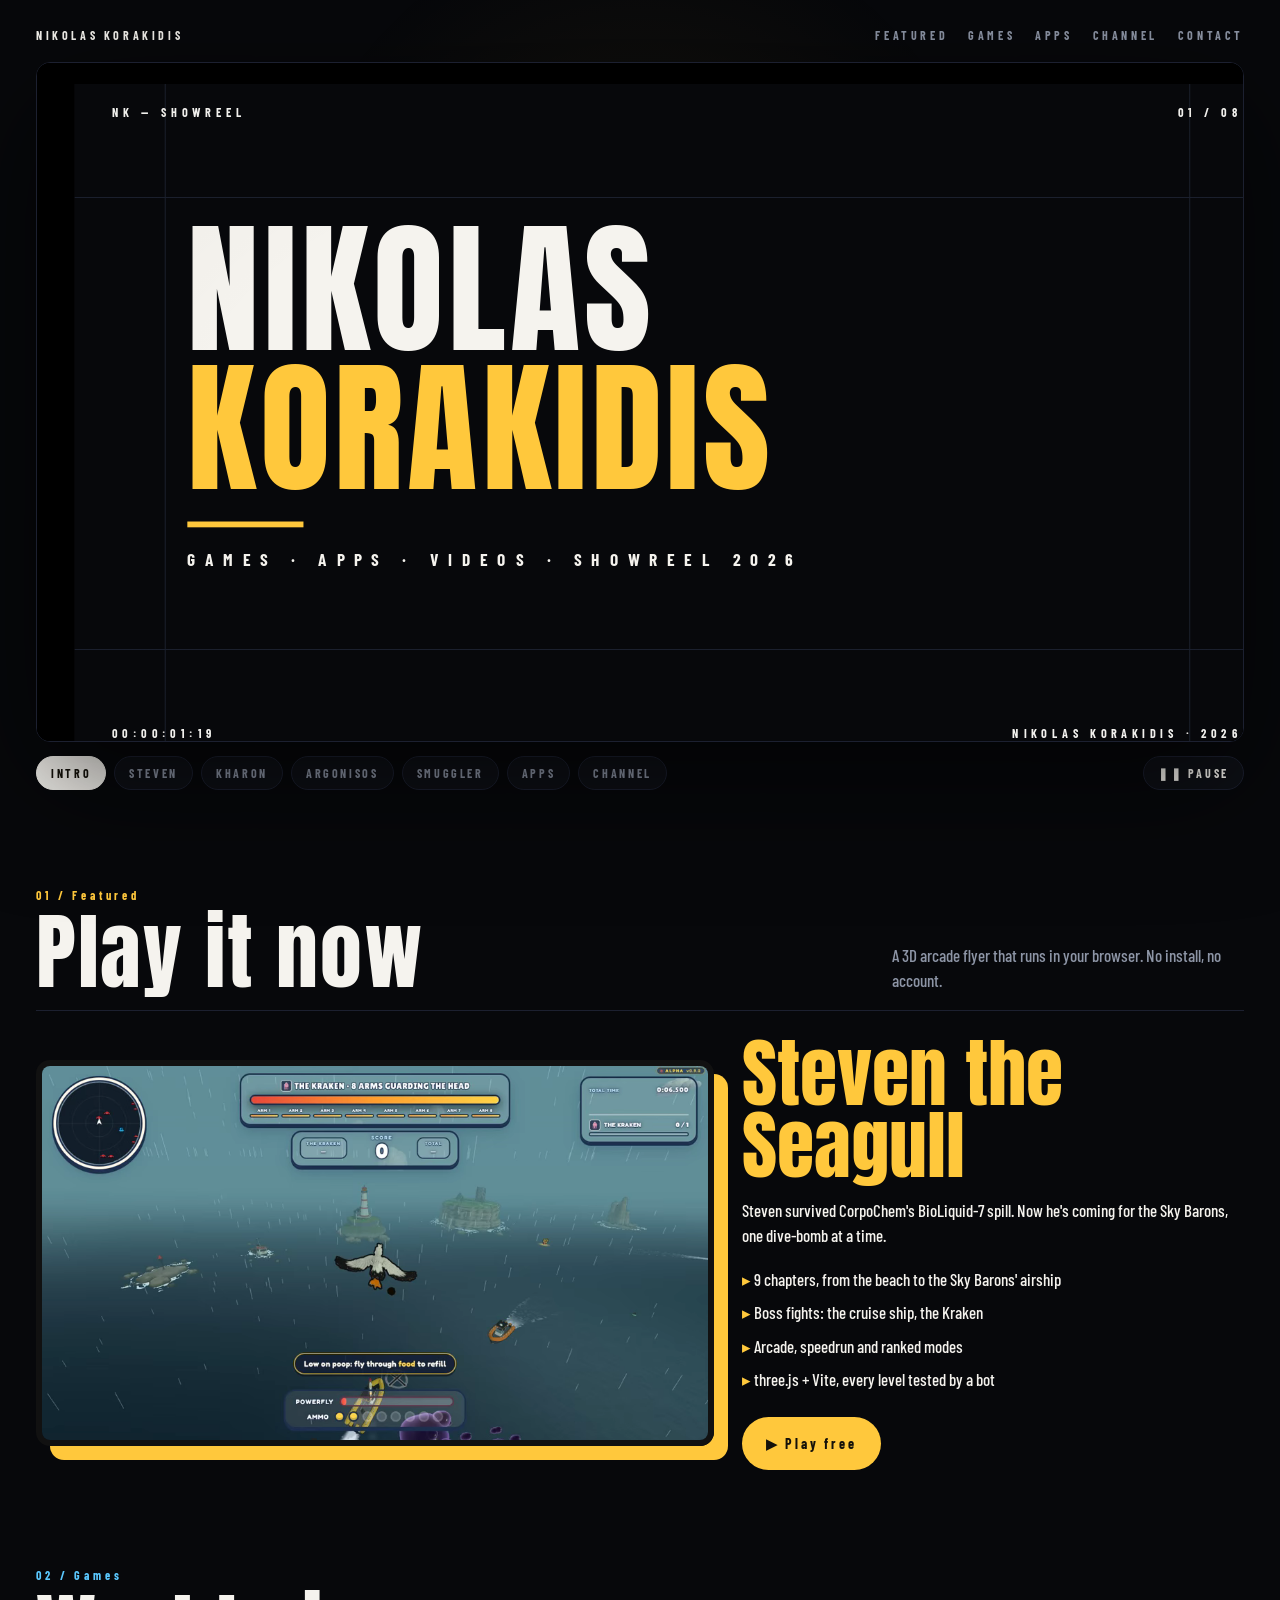
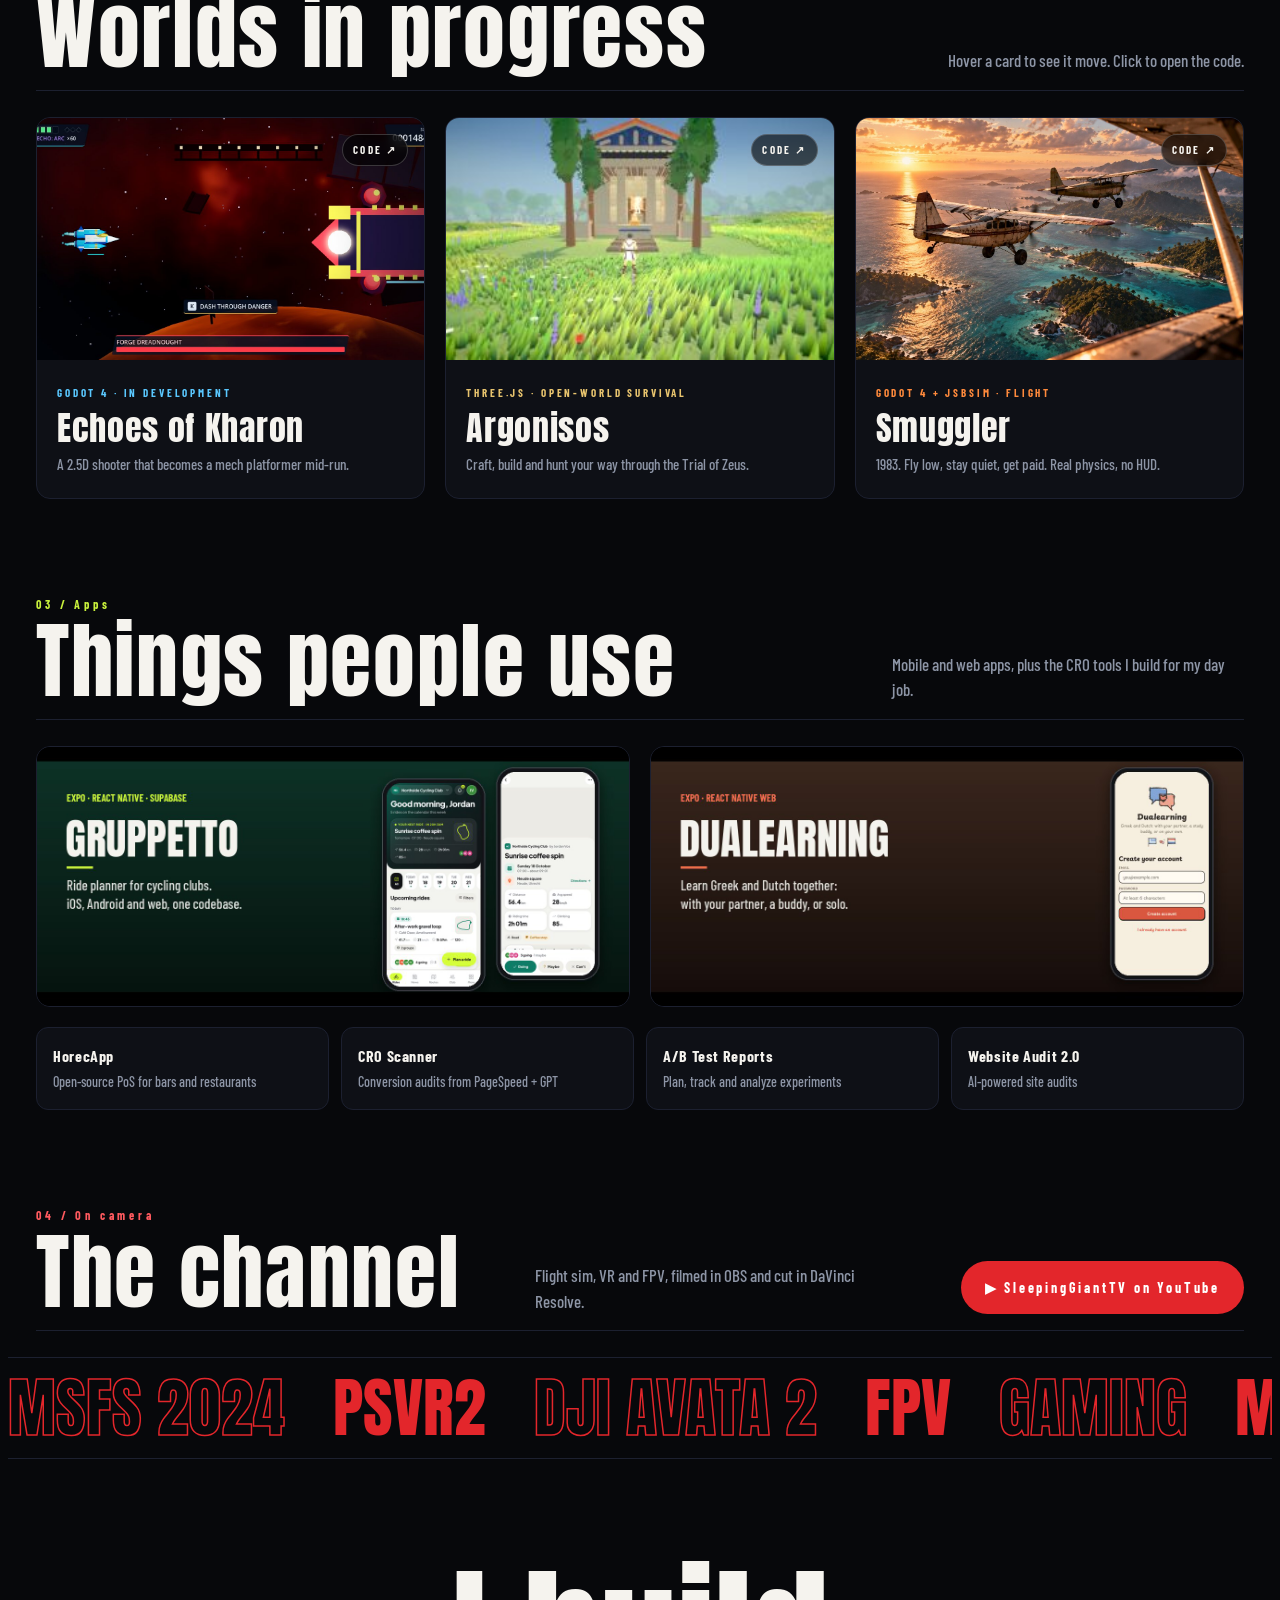
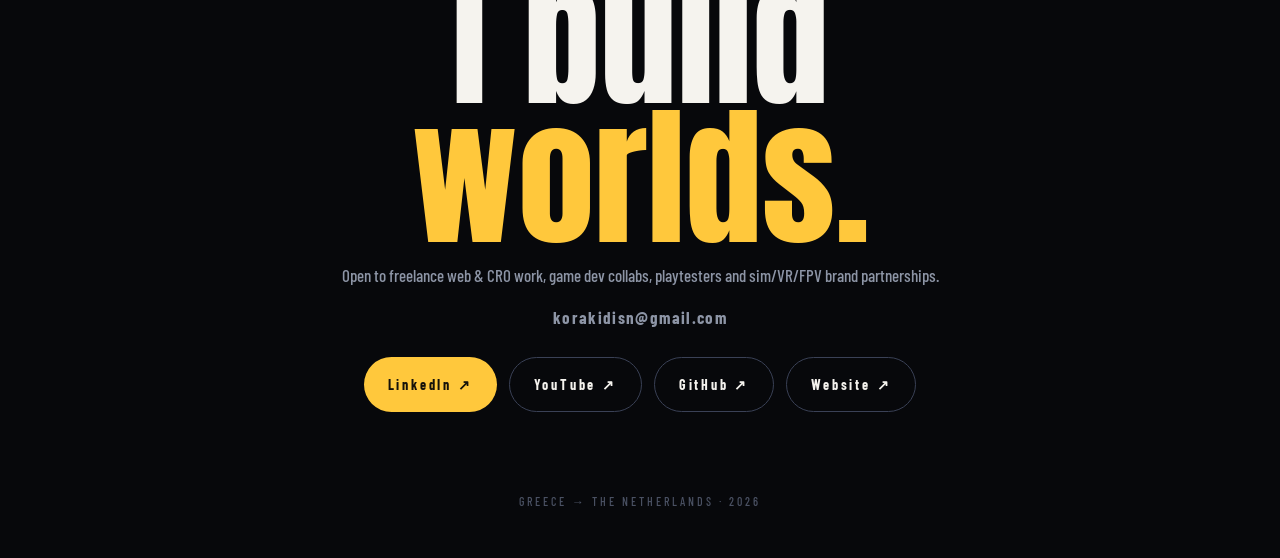
<file: docs/index.html>
<!doctype html>
<html lang="en">
<meta name="viewport" content="width=device-width,initial-scale=1,viewport-fit=cover">
<meta charset="utf-8">
<title>Nikolas Korakidis</title>
<meta name="claude:viewport-fit-sides" content="cover">
<meta name="description" content="Games, apps and videos by Nikolas Korakidis: Steven the Seagull, Echoes of Kharon, Argonisos, Smuggler, Gruppetto.">
<style>
/* Layout: full-bleed showreel player, then a tilt-card grid of games, apps strip, channel, contact. One deliberate dark look. */
@font-face { font-family: Anton; src: url(media/anton.ttf); }
@font-face { font-family: Barlow; font-weight: 700; src: url(media/barlow700.ttf); }
@font-face { font-family: Barlow; font-weight: 500; src: url(media/barlow500.ttf); }
:root {
  --bg: #07080b; --panel: #0e1016; --line: #1c2030; --fg: #f5f3ee; --muted: #8d95a6; --gold: #ffc83c;
  --display: Anton, Impact, "Arial Narrow", sans-serif; --body: Barlow, "Helvetica Neue", Arial, sans-serif;
  color-scheme: dark;
}
* { box-sizing: border-box; }
html { background: var(--bg); }
body { background: var(--bg); color: var(--fg); font-family: var(--body); font-weight: 500; font-size: 17px; line-height: 1.5; overflow-x: hidden; }
a { color: inherit; }
.wrap { max-width: 1240px; margin: 0 auto; padding-left: max(16px, env(safe-area-inset-left, 0px)); padding-right: max(16px, env(safe-area-inset-right, 0px)); }
#spot { position: fixed; inset: 0; pointer-events: none; z-index: 0; background: radial-gradient(600px circle at var(--mx, 50%) var(--my, 30%), rgba(255, 200, 60, .07), transparent 60%); }
main { position: relative; z-index: 1; }

/* top bar */
.top { display: flex; justify-content: space-between; align-items: center; gap: 16px; padding-block: 18px; font-weight: 700; letter-spacing: .3em; font-size: 12px; text-transform: uppercase; }
.top nav { display: flex; gap: 20px; flex-wrap: wrap; }
.top nav a { text-decoration: none; color: var(--muted); }
.top nav a:hover, .top nav a:focus-visible { color: var(--fg); }

/* player */
.player { position: relative; aspect-ratio: 16 / 9; max-width: 100%; border-radius: 14px; overflow: hidden; background: #000; border: 1px solid var(--line); box-shadow: 0 40px 120px rgba(0, 0, 0, .6); }
.player iframe { position: absolute; inset: 0; width: 100%; height: 100%; border: 0; }
.chapters { display: flex; flex-wrap: wrap; gap: 8px; margin-top: 14px; align-items: center; }
.chapters button { font: 700 12px/1 var(--body); letter-spacing: .22em; text-transform: uppercase; color: var(--muted); background: var(--panel); border: 1px solid var(--line); border-radius: 30px; padding: 10px 14px; cursor: pointer; transition: color .2s, border-color .2s, background .2s; }
.chapters button:hover, .chapters button:focus-visible { color: var(--fg); border-color: #3a4156; outline: none; }
.chapters button[aria-current="true"] { color: #14110a; background: var(--c, var(--gold)); border-color: var(--c, var(--gold)); }
.chapters .pp { margin-left: auto; color: var(--fg); }

/* section heads */
.head { display: flex; align-items: end; justify-content: space-between; gap: 16px; flex-wrap: wrap; margin: 96px 0 26px; border-bottom: 1px solid var(--line); padding-bottom: 16px; }
.head small { display: block; color: var(--c); font-weight: 700; letter-spacing: .32em; font-size: 12px; }
.head h2 { font: 400 clamp(44px, 7vw, 84px)/1 var(--display); letter-spacing: .02em; margin: 6px 0 0; text-wrap: balance; }
.head p { color: var(--muted); max-width: 44ch; margin: 0; }

/* featured */
.feat { display: grid; grid-template-columns: 1.35fr 1fr; gap: 28px; align-items: center; }
.feat > * { min-width: 0; }
.feat video { width: 100%; border-radius: 14px; border: 6px solid #111; box-shadow: 14px 14px 0 var(--gold); display: block; }
.feat h3 { font: 400 clamp(48px, 6vw, 76px)/.95 var(--display); margin: 0 0 14px; color: var(--gold); }
.feat ul { padding: 0; margin: 18px 0 24px; list-style: none; display: grid; gap: 8px; }
.feat li::before { content: "▸ "; color: var(--gold); }
.cta { display: inline-flex; align-items: center; gap: 12px; text-decoration: none; background: var(--gold); color: #14110a; font-weight: 700; letter-spacing: .2em; font-size: 14px; padding: 16px 24px; border-radius: 40px; transition: transform .2s, box-shadow .2s; }
.cta:hover, .cta:focus-visible { transform: translateY(-2px); box-shadow: 0 10px 30px rgba(255, 200, 60, .35); outline: none; }
.cta.ghost { background: transparent; color: var(--fg); border: 1px solid #3a4156; }

/* tilt cards */
.grid { display: grid; grid-template-columns: repeat(3, 1fr); gap: 20px; perspective: 1200px; }
.card { position: relative; display: block; text-decoration: none; border-radius: 14px; overflow: hidden; background: var(--panel); border: 1px solid var(--line); transform-style: preserve-3d; transition: transform .15s ease-out, border-color .3s; min-width: 0; }
.card:hover, .card:focus-visible { border-color: var(--c); outline: none; }
.card .media { position: relative; aspect-ratio: 16 / 10; overflow: hidden; }
.card .media img { position: absolute; inset: 0; width: 100%; height: 100%; object-fit: cover; transition: opacity .4s, transform .6s; }
.card .media .anim { opacity: 0; }
.card:hover .media .anim, .card:focus-visible .media .anim { opacity: 1; }
.card:hover .media img, .card:focus-visible .media img { transform: scale(1.04); }
.card .glare { position: absolute; inset: 0; pointer-events: none; background: radial-gradient(400px circle at var(--gx, 50%) var(--gy, 0%), rgba(255, 255, 255, .14), transparent 50%); opacity: 0; transition: opacity .3s; }
.card:hover .glare { opacity: 1; }
.card .body { padding: 18px 20px 22px; transform: translateZ(30px); }
.card small { color: var(--c); font-weight: 700; letter-spacing: .26em; font-size: 11px; text-transform: uppercase; }
.card h3 { font: 400 34px/1 var(--display); margin: 8px 0 8px; letter-spacing: .02em; }
.card p { margin: 0; color: var(--muted); font-size: 15px; }
.card .go { position: absolute; right: 16px; top: 16px; background: rgba(0, 0, 0, .6); border: 1px solid rgba(255, 255, 255, .2); color: var(--fg); font-weight: 700; font-size: 11px; letter-spacing: .2em; padding: 7px 10px; border-radius: 20px; backdrop-filter: blur(6px); }

/* apps */
.apps { display: grid; grid-template-columns: 1fr 1fr; gap: 20px; }
.app { border-radius: 14px; overflow: hidden; border: 1px solid var(--line); text-decoration: none; display: block; transition: transform .3s, border-color .3s; min-width: 0; }
.app:hover, .app:focus-visible { transform: translateY(-4px); border-color: var(--c); outline: none; }
.app img { width: 100%; display: block; }
.tools { margin-top: 20px; display: grid; grid-template-columns: repeat(4, 1fr); gap: 12px; }
.tool { padding: 16px; border: 1px solid var(--line); border-radius: 12px; background: var(--panel); text-decoration: none; transition: border-color .3s; min-width: 0; }
.tool:hover, .tool:focus-visible { border-color: #c8f03c; outline: none; }
.tool b { display: block; font-size: 16px; letter-spacing: .04em; }
.tool span { color: var(--muted); font-size: 14px; }

/* channel */
.ticker { overflow: hidden; border-block: 1px solid var(--line); padding-block: 18px; }
.ticker div { display: flex; gap: 48px; width: max-content; animation: tick 22s linear infinite; font: 400 64px/1 var(--display); color: transparent; -webkit-text-stroke: 1.5px #e3262b; }
.ticker span:nth-child(even) { color: #e3262b; -webkit-text-stroke: 0; }
@keyframes tick { to { transform: translateX(-50%); } }

/* contact */
.end { text-align: center; padding-block: 110px 80px; }
.end h2 { font: 400 clamp(64px, 12vw, 160px)/.9 var(--display); margin: 0; }
.end h2 span { color: var(--gold); }
.end p { color: var(--muted); }
.end .row { display: flex; gap: 12px; justify-content: center; flex-wrap: wrap; margin-top: 26px; }
.mail { user-select: all; font-weight: 700; letter-spacing: .08em; }
footer { color: #4a5163; font-size: 12px; letter-spacing: .25em; text-align: center; padding-block: 0 40px; text-transform: uppercase; }

@media (max-width: 900px) { .feat, .apps { grid-template-columns: 1fr; } .grid { grid-template-columns: 1fr 1fr; } .tools { grid-template-columns: 1fr 1fr; } }
@media (max-width: 560px) { .grid { grid-template-columns: 1fr; } .top nav { display: none; } .chapters .pp { margin-left: 0; } }
@media (prefers-reduced-motion: reduce) { .ticker div { animation: none; } .card { transition: none; } }
</style>

<div id="spot"></div>
<main>
  <div class="wrap">
    <header class="top"><span>Nikolas Korakidis</span>
      <nav><a href="#featured">Featured</a><a href="#games">Games</a><a href="#apps">Apps</a><a href="#channel">Channel</a><a href="#contact">Contact</a></nav>
    </header>

    <div class="player"><iframe id="reel" src="reel.html" title="Showreel" allow="autoplay"></iframe></div>
    <div class="chapters" id="chapters">
      <button data-k="intro" style="--c:#f5f3ee">Intro</button>
      <button data-k="steven" style="--c:#ffc83c">Steven</button>
      <button data-k="kharon" style="--c:#5ac8ff">Kharon</button>
      <button data-k="argo" style="--c:#e8c46e">Argonisos</button>
      <button data-k="smug" style="--c:#ff8a3c">Smuggler</button>
      <button data-k="apps" style="--c:#c8f03c">Apps</button>
      <button data-k="creator" style="--c:#ff5a5f">Channel</button>
      <button class="pp" id="pp">❚❚ Pause</button>
    </div>

    <section id="featured">
      <div class="head" style="--c:#ffc83c"><div><small>01 / Featured</small><h2>Play it now</h2></div><p>A 3D arcade flyer that runs in your browser. No install, no account.</p></div>
      <div class="feat">
        <video src="media/st-kraken.webm" autoplay muted loop playsinline poster="media/steven-og.jpg"></video>
        <div>
          <h3>Steven the Seagull</h3>
          <p>Steven survived CorpoChem's BioLiquid-7 spill. Now he's coming for the Sky Barons, one dive-bomb at a time.</p>
          <ul><li>9 chapters, from the beach to the Sky Barons' airship</li><li>Boss fights: the cruise ship, the Kraken</li><li>Arcade, speedrun and ranked modes</li><li>three.js + Vite, every level tested by a bot</li></ul>
          <a class="cta" href="https://steventheseagull.com" target="_blank" rel="noopener">▶ Play free</a>
        </div>
      </div>
    </section>

    <section id="games">
      <div class="head" style="--c:#5ac8ff"><div><small>02 / Games</small><h2>Worlds in progress</h2></div><p>Hover a card to see it move. Click to open the code.</p></div>
      <div class="grid">
        <a class="card" style="--c:#5ac8ff" href="https://github.com/NikolasKorakidis/Mecha-Techa-Soldier" target="_blank" rel="noopener">
          <div class="media"><img src="media/08_boss2.jpg" alt="Echoes of Kharon boss fight"><img class="anim" src="media/motion-kharon.webp" alt="" loading="lazy"><span class="go">CODE ↗</span></div>
          <div class="body"><small>Godot 4 · in development</small><h3>Echoes of Kharon</h3><p>A 2.5D shooter that becomes a mech platformer mid-run.</p></div><div class="glare"></div></a>
        <a class="card" style="--c:#e8c46e" href="https://github.com/NikolasKorakidis/argonisos" target="_blank" rel="noopener">
          <div class="media"><img src="media/temple.jpg" alt="Argonisos temple"><img class="anim" src="media/motion-argonisos.webp" alt="" loading="lazy"><span class="go">CODE ↗</span></div>
          <div class="body"><small>three.js · open-world survival</small><h3>Argonisos</h3><p>Craft, build and hunt your way through the Trial of Zeus.</p></div><div class="glare"></div></a>
        <a class="card" style="--c:#ff8a3c" href="https://github.com/NikolasKorakidis/smuggler" target="_blank" rel="noopener">
          <div class="media"><img src="media/formation-sunset.jpg" alt="Smuggler formation at sunset"><img class="anim" src="media/motion-smuggler.webp" alt="" loading="lazy"><span class="go">CODE ↗</span></div>
          <div class="body"><small>Godot 4 + JSBSim · flight</small><h3>Smuggler</h3><p>1983. Fly low, stay quiet, get paid. Real physics, no HUD.</p></div><div class="glare"></div></a>
      </div>
    </section>

    <section id="apps">
      <div class="head" style="--c:#c8f03c"><div><small>03 / Apps</small><h2>Things people use</h2></div><p>Mobile and web apps, plus the CRO tools I build for my day job.</p></div>
      <div class="apps">
        <a class="app" style="--c:#c8f03c" href="https://nikolaskorakidis.github.io/gruppetto/" target="_blank" rel="noopener"><img src="media/app-gruppetto.jpg" alt="Gruppetto: ride planner for cycling clubs"></a>
        <a class="app" style="--c:#f06e50" href="https://github.com/NikolasKorakidis/dualearning-web" target="_blank" rel="noopener"><img src="media/app-dualearning.jpg" alt="Dualearning: learn Greek and Dutch together"></a>
      </div>
      <div class="tools">
        <a class="tool" href="https://github.com/NikolasKorakidis/HorecApp-Restaurant-Manager-FrontEnd" target="_blank" rel="noopener"><b>HorecApp</b><span>Open-source PoS for bars and restaurants</span></a>
        <a class="tool" href="https://github.com/NikolasKorakidis/cro-scanner" target="_blank" rel="noopener"><b>CRO Scanner</b><span>Conversion audits from PageSpeed + GPT</span></a>
        <a class="tool" href="https://github.com/NikolasKorakidis/abtestreport" target="_blank" rel="noopener"><b>A/B Test Reports</b><span>Plan, track and analyze experiments</span></a>
        <a class="tool" href="https://github.com/NikolasKorakidis/Website-Audit-2.0" target="_blank" rel="noopener"><b>Website Audit 2.0</b><span>AI-powered site audits</span></a>
      </div>
    </section>

    <section id="channel">
      <div class="head" style="--c:#ff5a5f"><div><small>04 / On camera</small><h2>The channel</h2></div><p>Flight sim, VR and FPV, filmed in OBS and cut in DaVinci Resolve.</p><a class="cta" style="background:#e3262b;color:#fff" href="https://www.youtube.com/@sleepinggianttv" target="_blank" rel="noopener">▶ SleepingGiantTV on YouTube</a></div>
    </section>
  </div>
  <div class="ticker" aria-hidden="true"><div><span>MSFS 2024</span><span>PSVR2</span><span>DJI AVATA 2</span><span>FPV</span><span>GAMING</span><span>MSFS 2024</span><span>PSVR2</span><span>DJI AVATA 2</span><span>FPV</span><span>GAMING</span></div></div>

  <section id="contact" class="end wrap">
    <h2>I build<br><span>worlds.</span></h2>
    <p>Open to freelance web &amp; CRO work, game dev collabs, playtesters and sim/VR/FPV brand partnerships.</p>
    <p class="mail">korakidisn@gmail.com</p>
    <div class="row">
      <a class="cta" href="https://www.linkedin.com/in/nikolaskorakidis" target="_blank" rel="noopener">LinkedIn ↗</a>
      <a class="cta ghost" href="https://www.youtube.com/@sleepinggianttv" target="_blank" rel="noopener">YouTube ↗</a>
      <a class="cta ghost" href="https://github.com/NikolasKorakidis" target="_blank" rel="noopener">GitHub ↗</a>
      <a class="cta ghost" href="https://nikolaskorakidis.com" target="_blank" rel="noopener">Website ↗</a>
    </div>
  </section>
  <footer>Greece → the Netherlands · 2026</footer>
</main>

<script>
// Cursor spotlight
addEventListener('pointermove', (e) => { document.documentElement.style.setProperty('--mx', e.clientX + 'px'); document.documentElement.style.setProperty('--my', e.clientY + 'px'); });

// 3D tilt + glare on game cards (mouse only; touch keeps them flat)
const still = matchMedia('(prefers-reduced-motion: reduce)').matches;
document.querySelectorAll('.card').forEach((c) => {
  c.addEventListener('pointermove', (e) => {
    if (e.pointerType !== 'mouse' || still) return;
    const r = c.getBoundingClientRect(), x = (e.clientX - r.left) / r.width, y = (e.clientY - r.top) / r.height;
    c.style.transform = `rotateY(${(x - .5) * 14}deg) rotateX(${(.5 - y) * 12}deg) translateZ(10px)`;
    c.style.setProperty('--gx', x * 100 + '%'); c.style.setProperty('--gy', y * 100 + '%');
  });
  c.addEventListener('pointerleave', () => { c.style.transform = ''; });
});

// Showreel chapter controls (the reel posts back which scene is on screen)
const reel = document.getElementById('reel').contentWindow, btns = document.querySelectorAll('#chapters [data-k]');
btns.forEach((b) => b.addEventListener('click', () => reel.postMessage({ jump: b.dataset.k }, '*')));
document.getElementById('pp').addEventListener('click', () => reel.postMessage({ toggle: true }, '*'));
addEventListener('message', (e) => {
  if (e.data?.scene) btns.forEach((b) => b.setAttribute('aria-current', String(b.dataset.k === e.data.scene || (e.data.scene === 'end' && b.dataset.k === 'intro'))));
  if (typeof e.data?.paused === 'boolean') document.getElementById('pp').textContent = e.data.paused ? '▶ Play' : '❚❚ Pause';
});
</script>
</file>
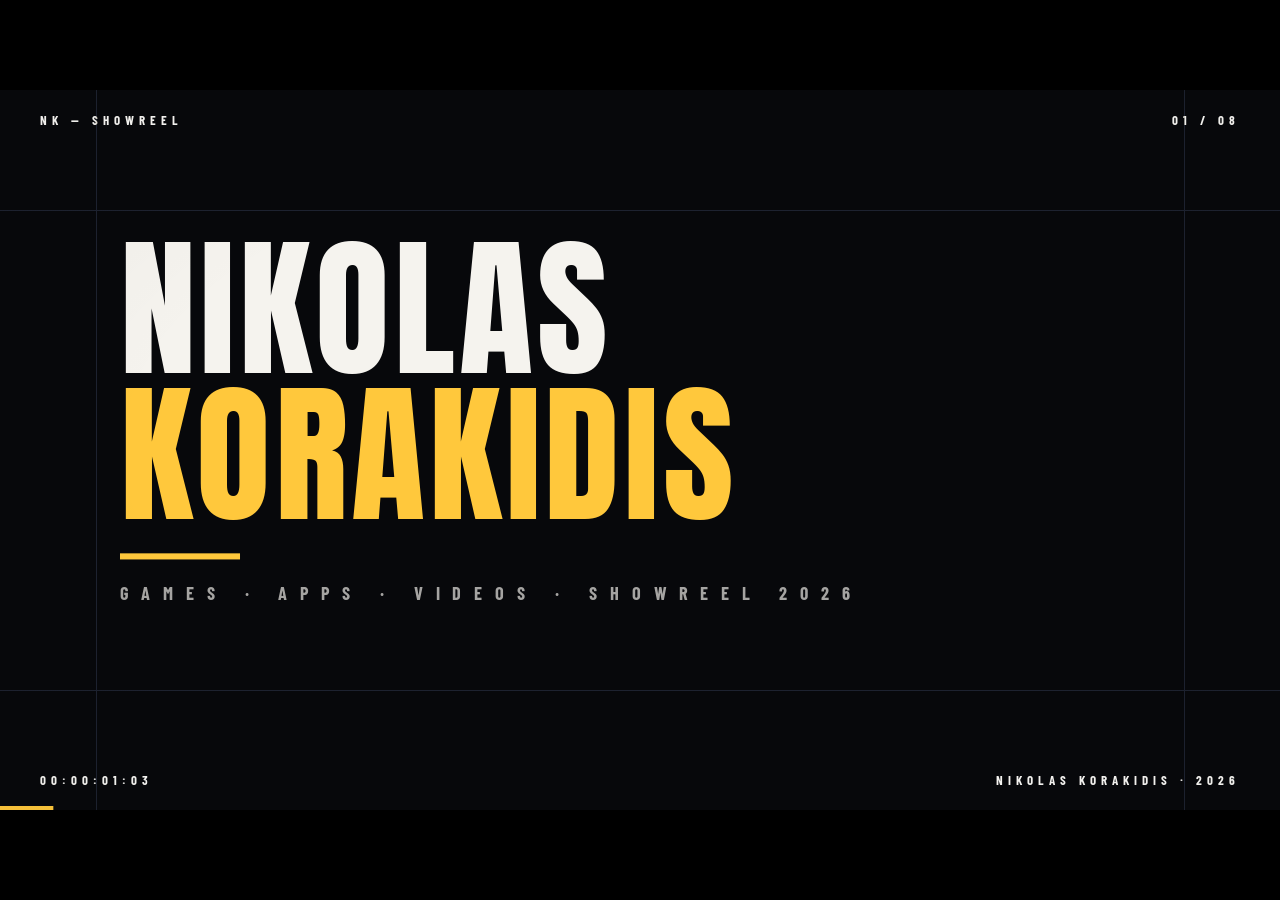
<file: docs/reel.html>
<!doctype html>
<html lang="en">
<head>
<meta charset="utf-8">
<meta name="viewport" content="width=device-width,initial-scale=1">
<title>Nikolas Korakidis Showreel</title>
<link rel="stylesheet" href="reel.css">
</head>
<body>
<div id="fit">
<div id="stage">

  <!-- 1. Intro -->
  <section id="s-intro" class="scene" style="background:#07080b">
    <div class="gl" style="top:120px"></div><div class="gl" style="top:600px"></div>
    <div class="gl v" style="left:96px"></div><div class="gl v" style="left:1184px"></div>
    <div id="i-name" class="center-col">
      <div class="mask"><div id="i-1" class="huge">NIKOLAS</div></div>
      <div class="mask"><div id="i-2" class="huge" style="color:#ffc83c">KORAKIDIS</div></div>
      <div id="i-bar" class="bar"></div>
      <div id="i-3" class="kick">GAMES · APPS · VIDEOS · SHOWREEL 2026</div>
    </div>
  </section>

  <!-- 2. Steven the Seagull -->
  <section id="s-steven" class="scene" style="background:#ffc83c">
    <div id="st-marquee" class="marquee">STEVEN THE SEAGULL · STEVEN THE SEAGULL · STEVEN THE SEAGULL · STEVEN THE SEAGULL ·</div>
    <div id="st-panel" class="panel">
      <video id="v-st-menu" data-scene="steven" data-offset="0.25" src="media/st-menu.webm" muted playsinline preload="auto"></video>
      <video id="v-st-dive" data-scene="steven" data-offset="1.9" src="media/st-dive.webm" muted playsinline preload="auto"></video>
      <video id="v-st-kraken" data-scene="steven" data-offset="3.0" src="media/st-kraken.webm" muted playsinline preload="auto"></video>
      <div id="st-flash" class="flash"></div>
      <div id="st-boss" class="boss">BOSS · THE KRAKEN</div>
    </div>
    <div class="st-title">
      <div class="mask"><div id="st-t1" class="ink">STEVEN</div></div>
      <div class="mask"><div id="st-t2" class="ink sm">THE</div></div>
      <div class="mask"><div id="st-t3" class="ink">SEAGULL</div></div>
      <div id="st-pill" class="pill">▶ PLAY FREE IN YOUR BROWSER</div>
      <div id="st-tag" class="st-tag">9 chapters · boss fights · three.js</div>
    </div>
    <div id="st-hand" class="sticker">NEW</div>
  </section>

  <!-- 3. Echoes of Kharon -->
  <section id="s-kharon" class="scene" style="background:#060a1e">
    <div class="kps">
      <div class="kp"><img src="media/03_elite_burst.jpg" alt=""></div>
      <div class="kp"><img src="media/06_boss1.jpg" alt=""></div>
      <div class="kp"><img src="media/08_boss2.jpg" alt=""></div>
    </div>
    <div class="kh-shade"></div>
    <div class="kh-copy">
      <div id="kh-title" class="big"></div>
      <div id="kh-sub" class="kick" style="color:#5ac8ff">GODOT 4 · 2.5D SHOOTER</div>
      <div class="morph"><span id="kh-ship">STARFIGHTER</span><span id="kh-mech">MECH</span></div>
      <div class="stats">
        <div><b id="kh-c1">0</b><i>BOSSES</i></div>
        <div><b id="kh-c2">0</b><i>ECHO MODULES</i></div>
        <div><b id="kh-c3">0</b><i>FPS TARGET</i></div>
      </div>
    </div>
    <div class="brk tl"></div><div class="brk br"></div>
  </section>

  <!-- 4. Argonisos -->
  <section id="s-argo" class="scene" style="background:#1a1408">
    <div id="ar-hero" class="fill"><img src="media/temple.jpg" alt=""></div>
    <div class="ar-shade"></div>
    <div class="ar-copy">
      <div class="mask"><div id="ar-t1" class="big" style="color:#f3d9a0">ARGONISOS</div></div>
      <div class="mask"><div id="ar-t2" class="mid">THE TRIAL OF ZEUS</div></div>
      <div id="ar-key" class="greek"></div>
      <div class="ats">
        <div class="at"><img src="media/giantwood.jpg" alt=""></div>
        <div class="at"><img src="media/labyrinth.jpg" alt=""></div>
        <div class="at"><img src="media/golden.jpg" alt=""></div>
      </div>
    </div>
  </section>

  <!-- 5. Smuggler -->
  <section id="s-smug" class="scene" style="background:#ff8a3c">
    <div id="sm-strip" class="strip">
      <img src="media/cockpit-islands.jpg" alt=""><img src="media/storm-crossing.jpg" alt=""><img src="media/formation-sunset.jpg" alt=""><img src="media/cockpit-islands.jpg" alt="">
    </div>
    <div id="sm-year" class="year">1983</div>
    <div id="sm-stamp" class="stamp">SMUGGLER</div>
    <div id="sm-type" class="type"></div>
  </section>

  <!-- 6. Apps -->
  <section id="s-apps" class="scene" style="background:#0d1a12">
    <div class="ap-copy">
      <div class="mask"><div id="ap-t1" class="big" style="color:#c8f03c">APPS</div></div>
      <div class="mask"><div id="ap-t2" class="mid">PEOPLE ACTUALLY USE</div></div>
      <div class="chips"><span class="chip">GRUPPETTO</span><span class="chip">DUALEARNING</span><span class="chip">HORECAPP</span><span class="chip">CRO SCANNER</span></div>
    </div>
    <div class="phones">
      <div class="ph"><img src="media/gr-home.jpg" alt=""></div>
      <div class="ph"><img src="media/gr-ride.jpg" alt=""></div>
      <div class="ph"><img src="media/dua.jpg" alt=""></div>
    </div>
  </section>

  <!-- 7. Creator -->
  <section id="s-creator" class="scene" style="background:#e3262b">
    <div id="cr-bg" class="cr-bg">FLIGHT SIM · VR · FPV · GAMING · FLIGHT SIM · VR · FPV ·</div>
    <div id="cr-rec" class="rec">● REC</div>
    <div class="cw">MSFS 2024</div><div class="cw">PSVR2</div><div class="cw">DJI AVATA 2</div><div class="cw">FPV</div><div class="cw">ON YOUTUBE</div>
  </section>

  <!-- 8. End -->
  <section id="s-end" class="scene" style="background:#07080b">
    <div class="thumbs">
      <img class="thumb" src="media/steven-og.jpg" alt=""><img class="thumb" src="media/03_elite_burst.jpg" alt="">
      <img class="thumb" src="media/temple.jpg" alt=""><img class="thumb" src="media/formation-sunset.jpg" alt="">
      <img class="thumb" src="media/08_boss2.jpg" alt=""><img class="thumb" src="media/giantwood.jpg" alt="">
    </div>
    <div class="end-shade"></div>
    <div class="center-col">
      <div class="mask"><div id="e-1" class="huge">I BUILD</div></div>
      <div class="mask"><div id="e-2" class="huge" style="color:#ffc83c">WORLDS.</div></div>
      <div id="e-bar" class="bar"></div>
      <div class="roles"><span class="role">GAME DEVELOPER</span><span class="role">FULL-STACK</span><span class="role">CRO</span><span class="role">CREATOR</span></div>
      <div id="e-url" class="kick" style="color:#9aa3b2">NIKOLASKORAKIDIS.COM</div>
    </div>
  </section>

  <!-- transitions -->
  <div id="w-yellow" class="wipe" style="background:#ffc83c"></div>
  <div id="w-navy" class="wipe" style="background:#0b1638"></div>
  <div id="w-gold" class="wipe" style="background:#e8c46e"></div>
  <div id="w-orange" class="wipe" style="background:#ff8a3c"></div>
  <div id="w-lime" class="wipe" style="background:#c8f03c"></div>
  <div id="w-red" class="wipe" style="background:#e3262b"></div>
  <div id="w-black" class="wipe" style="background:#07080b"></div>

  <!-- chrome -->
  <div class="chrome top"><span>NK — <b id="scene-label">SHOWREEL</b></span><span id="scene-no">01 / 08</span></div>
  <div class="chrome bottom"><span id="tc">00:00:00:00</span><span>NIKOLAS KORAKIDIS · 2026</span></div>
  <div id="prog"></div>
  <div class="grain"></div>
</div>
</div>
<script>
  // Split the Kharon title into letters for the per-letter rise
  document.getElementById('kh-title').innerHTML = 'ECHOES OF KHARON'.split('').map(c => `<span>${c === ' ' ? '&nbsp;' : c}</span>`).join('');
</script>
<script src="reel.js"></script>
</body>
</html>
</file>
<file: docs/reel.css>
/* Showreel stage: a fixed 1280×720 canvas, scaled to fit when played live. */
@font-face { font-family: Anton; src: url(media/anton.ttf); }
@font-face { font-family: Barlow; font-weight: 700; src: url(media/barlow700.ttf); }
@font-face { font-family: Barlow; font-weight: 500; src: url(media/barlow500.ttf); }
:root { --ink: #0b0c10; --paper: #f5f3ee; color-scheme: dark; }
* { box-sizing: border-box; margin: 0; padding: 0; }
html, body { height: 100%; background: #000; overflow: hidden; }
#fit { position: fixed; inset: 0; display: grid; place-items: center; }
#stage { position: relative; width: 1280px; height: 720px; overflow: hidden; background: #07080b; font-family: Barlow, sans-serif; color: var(--paper); transform-origin: center; }
.scene { position: absolute; inset: 0; overflow: hidden; visibility: hidden; }
.mask { overflow: hidden; line-height: .92; }
img { display: block; }
.fill, .fill img { position: absolute; inset: 0; width: 100%; height: 100%; object-fit: cover; }

.huge { font-family: Anton, Impact, sans-serif; font-size: 150px; letter-spacing: 4px; line-height: .95; }
.big { font-family: Anton, Impact, sans-serif; font-size: 104px; letter-spacing: 3px; line-height: 1; }
.mid { font-family: Barlow, sans-serif; font-weight: 700; font-size: 34px; letter-spacing: 10px; }
.kick { font-weight: 700; font-size: 18px; letter-spacing: 10px; }
.bar { height: 6px; width: 120px; background: #ffc83c; margin: 26px 0 22px; transform-origin: left; }
.center-col { position: absolute; left: 120px; top: 50%; transform: translateY(-50%); }
#i-name { transform-origin: left center; top: 150px; }

.gl { position: absolute; left: 0; right: 0; height: 1px; background: #1d2230; transform-origin: left; }
.gl.v { top: 0; bottom: 0; width: 1px; height: auto; right: auto; transform-origin: top; }

.wipe { position: absolute; inset: -10% -20%; visibility: hidden; z-index: 20; }

/* Steven */
.marquee { position: absolute; top: 260px; left: 0; white-space: nowrap; font-family: Anton; font-size: 230px; color: transparent; -webkit-text-stroke: 3px rgba(20, 17, 10, .14); }
.panel { position: absolute; left: 71%; top: 52%; width: 640px; height: 360px; border: 8px solid var(--ink); border-radius: 18px; overflow: hidden; background: var(--ink); box-shadow: 18px 18px 0 var(--ink); }
.panel video { position: absolute; inset: 0; width: 100%; height: 100%; object-fit: cover; }
.flash { position: absolute; inset: 0; background: #fff; opacity: 0; }
.boss { position: absolute; left: 18px; bottom: 18px; background: var(--ink); color: #ffc83c; font-weight: 700; letter-spacing: 6px; font-size: 18px; padding: 10px 16px; border-radius: 6px; }
.st-title { position: absolute; left: 60px; top: 150px; }
.ink { font-family: Anton; font-size: 128px; color: var(--ink); letter-spacing: 2px; }
.ink.sm { font-size: 52px; letter-spacing: 14px; margin: 4px 0 6px 4px; }
.pill { display: inline-block; margin-top: 28px; background: var(--ink); color: #ffc83c; font-weight: 700; font-size: 20px; letter-spacing: 4px; padding: 16px 26px; border-radius: 40px; transform-origin: left center; }
.st-tag { margin-top: 18px; color: var(--ink); font-weight: 700; font-size: 20px; letter-spacing: 2px; }
.sticker { position: absolute; left: 470px; top: 120px; background: #ff4f6d; color: #fff; font-family: Anton; font-size: 30px; letter-spacing: 3px; padding: 8px 16px; border-radius: 8px; border: 4px solid var(--ink); }

/* Kharon */
.kps { position: absolute; inset: 0; display: flex; gap: 10px; padding-left: 430px; }
.kp { flex: 1; overflow: hidden; position: relative; }
.kp img { position: absolute; height: 100%; left: 50%; top: 0; translate: -50% 0; }
.kh-shade { position: absolute; inset: 0; background: linear-gradient(90deg, #060a1e 33%, rgba(6, 10, 30, .75) 48%, rgba(6, 10, 30, 0) 75%); }
.kh-copy { position: absolute; left: 70px; top: 150px; width: 900px; }
#kh-title span { display: inline-block; }
.morph { position: relative; height: 70px; margin-top: 34px; font-family: Anton; font-size: 60px; letter-spacing: 4px; }
.morph span { position: absolute; left: 0; transform-origin: left center; }
#kh-mech { color: #5ac8ff; }
.stats { display: flex; gap: 46px; margin-top: 50px; }
.stats div { display: flex; flex-direction: column; }
.stats b { font-family: Anton; font-size: 64px; color: #5ac8ff; line-height: 1; }
.stats i { font-style: normal; font-weight: 700; letter-spacing: 5px; font-size: 14px; color: #8a94b8; margin-top: 6px; }
.brk { position: absolute; width: 60px; height: 60px; border: 3px solid #5ac8ff; }
.brk.tl { left: 40px; top: 56px; border-right: 0; border-bottom: 0; }
.brk.br { right: 40px; bottom: 56px; border-left: 0; border-top: 0; }

/* Argonisos */
#ar-hero img { transform-origin: 70% 50%; }
.ar-shade { position: absolute; inset: 0; background: linear-gradient(90deg, rgba(26, 20, 8, .95) 20%, rgba(26, 20, 8, .2) 60%, rgba(26, 20, 8, 0)); }
.ar-copy { position: absolute; left: 70px; top: 140px; }
.greek { width: 420px; height: 18px; margin: 26px 0 30px; transform-origin: left;
  background: repeating-linear-gradient(90deg, #e8c46e 0 6px, transparent 6px 18px), linear-gradient(#e8c46e, #e8c46e) 0 0/100% 4px no-repeat, linear-gradient(#e8c46e, #e8c46e) 0 100%/100% 4px no-repeat; }
.ats { display: flex; gap: 14px; }
.at { width: 200px; height: 120px; border-radius: 10px; overflow: hidden; border: 3px solid #e8c46e; transform-origin: bottom left; }
.at img { width: 100%; height: 100%; object-fit: cover; }

/* Smuggler */
.strip { position: absolute; top: 120px; left: 0; display: flex; gap: 22px; }
.strip img { width: 640px; height: 400px; object-fit: cover; border-radius: 6px; box-shadow: 0 20px 50px rgba(0, 0, 0, .4); }
.year { position: absolute; right: 60px; top: 60px; font-family: Anton; font-size: 90px; color: rgba(40, 14, 0, .35); }
.stamp { position: absolute; left: 50%; top: 46%; font-family: Anton; font-size: 170px; letter-spacing: 8px; color: #fff3e2; padding: 0 30px; border: 10px solid #fff3e2; mix-blend-mode: normal; text-shadow: 0 8px 30px rgba(0, 0, 0, .45); white-space: nowrap; }
.type { position: absolute; left: 0; right: 0; bottom: 90px; text-align: center; font-weight: 700; font-size: 34px; letter-spacing: 8px; color: #2a0e00; }

/* Apps */
.ap-copy { position: absolute; left: 70px; top: 170px; width: 560px; }
.ap-copy .mid { font-size: 28px; letter-spacing: 6px; }
.chips { display: flex; flex-wrap: wrap; gap: 10px; margin-top: 30px; width: 520px; }
.chip { border: 2px solid #c8f03c; color: #c8f03c; border-radius: 30px; padding: 8px 16px; font-weight: 700; letter-spacing: 3px; font-size: 15px; }
.phones { position: absolute; right: 44px; top: 130px; display: flex; gap: 20px; }
.ph { width: 196px; height: 424px; border-radius: 34px; border: 8px solid #111; overflow: hidden; background: #111; box-shadow: 0 30px 60px rgba(0, 0, 0, .5); }
.ph img { width: 100%; height: 100%; object-fit: cover; object-position: top; }

/* Creator */
.rec { position: absolute; left: 70px; top: 70px; font-weight: 700; letter-spacing: 6px; font-size: 22px; }
.cr-bg { position: absolute; left: -40px; top: 300px; white-space: nowrap; font-family: Anton; font-size: 220px; color: transparent; -webkit-text-stroke: 3px rgba(255,255,255,.18); }
.cw { position: absolute; inset: 0; display: grid; place-items: center; font-family: Anton; font-size: 200px; letter-spacing: 6px; visibility: hidden; }

/* End */
.thumbs { position: absolute; left: -40px; right: -40px; top: -20px; height: 900px; display: grid; grid-template-columns: repeat(3, 1fr); grid-auto-rows: 440px; gap: 14px; }
.thumb { width: 100%; height: 100%; object-fit: cover; border-radius: 8px; }
.end-shade { position: absolute; inset: 0; background: linear-gradient(90deg, #07080b 35%, rgba(7, 8, 11, .7) 70%, rgba(7, 8, 11, .5)); }
.roles { display: flex; gap: 26px; margin-bottom: 22px; }
.role { font-weight: 700; letter-spacing: 6px; font-size: 20px; }

/* chrome */
.chrome { position: absolute; left: 40px; right: 40px; display: flex; justify-content: space-between; font-weight: 700; font-size: 13px; letter-spacing: 5px; z-index: 30; mix-blend-mode: difference; color: #fff; }
.chrome.top { top: 22px; } .chrome.bottom { bottom: 22px; }
#prog { position: absolute; left: 0; bottom: 0; height: 4px; width: 100%; background: #ffc83c; transform-origin: left; z-index: 30; }
.grain { position: absolute; inset: 0; pointer-events: none; z-index: 40; opacity: .06; background: radial-gradient(ellipse at center, transparent 55%, #000 120%); }
</file>
